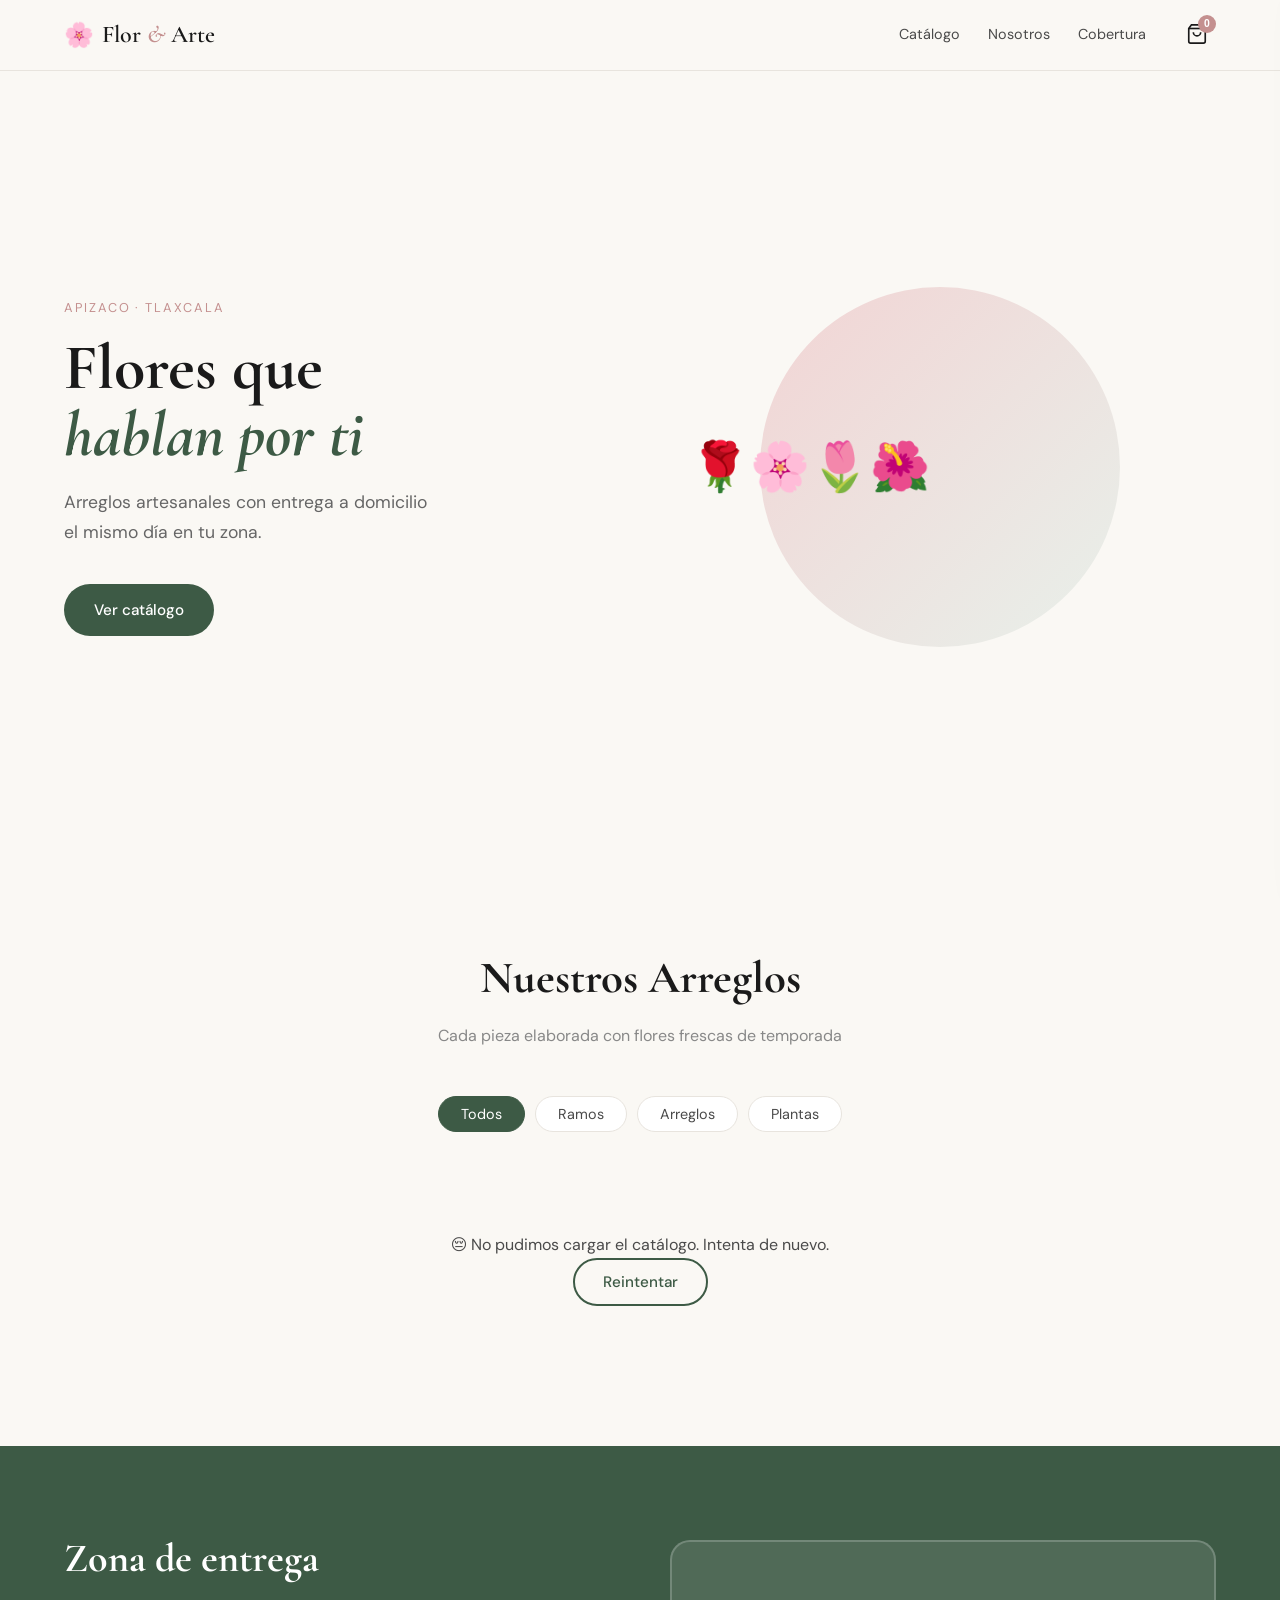
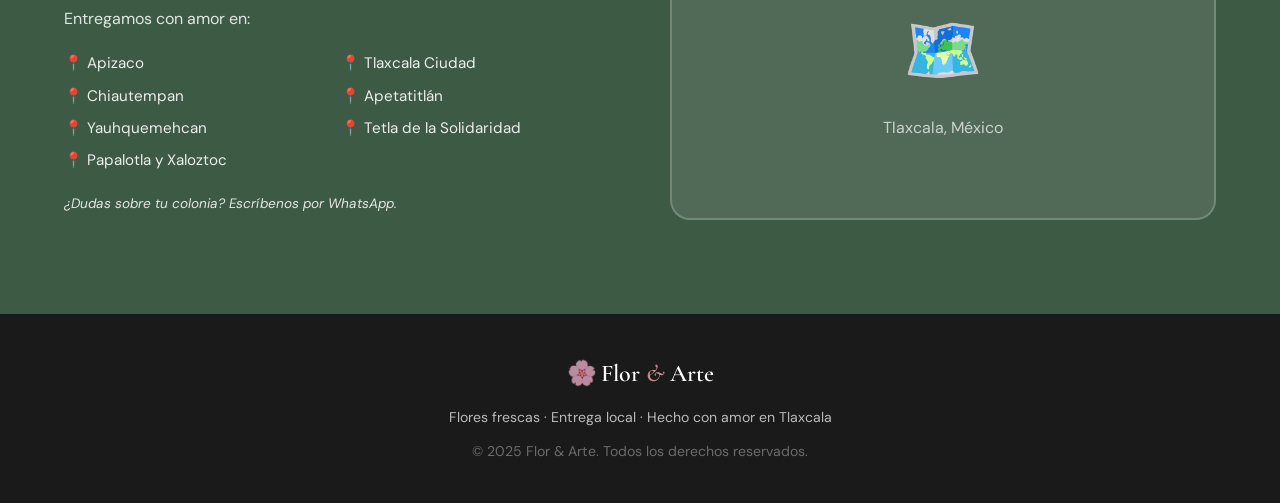
<file: index.html>
<!DOCTYPE html>
<html lang="es">
<head>
  <meta charset="UTF-8" />
  <meta name="viewport" content="width=device-width, initial-scale=1.0" />
  <title>Flor & Arte — Florería Local en Apizaco</title>
  <meta name="description" content="Ramos y arreglos florales con entrega a domicilio en Apizaco, Tlaxcala y municipios aledaños." />
  <link rel="preconnect" href="https://fonts.googleapis.com" />
  <link rel="preconnect" href="https://fonts.gstatic.com" crossorigin />
  <link href="https://fonts.googleapis.com/css2?family=Cormorant+Garamond:ital,wght@0,400;0,600;1,400&family=DM+Sans:wght@300;400;500&display=swap" rel="stylesheet" />
  <link rel="stylesheet" href="css/styles.css" />
</head>
<body>

<!-- ══════════════════════════════════════════ -->
<!-- HEADER                                     -->
<!-- ══════════════════════════════════════════ -->
<header class="header">
  <div class="header__inner">
    <a href="/" class="header__logo">
      <span class="logo-icon">🌸</span>
      <span class="logo-text">Flor <em>&</em> Arte</span>
    </a>
    <nav class="header__nav">
      <a href="#catalogo">Catálogo</a>
      <a href="#nosotros">Nosotros</a>
      <a href="#cobertura">Cobertura</a>
    </nav>
    <button class="btn-carrito" id="btnCarrito" aria-label="Ver carrito">
      <svg width="22" height="22" viewBox="0 0 24 24" fill="none" stroke="currentColor" stroke-width="1.8">
        <path d="M6 2L3 6v14a2 2 0 002 2h14a2 2 0 002-2V6l-3-4z"/><line x1="3" y1="6" x2="21" y2="6"/>
        <path d="M16 10a4 4 0 01-8 0"/>
      </svg>
      <span class="carrito-badge" id="carritoBadge" hidden>0</span>
    </button>
  </div>
</header>

<!-- ══════════════════════════════════════════ -->
<!-- HERO                                       -->
<!-- ══════════════════════════════════════════ -->
<section class="hero">
  <div class="hero__content">
    <p class="hero__eyebrow">Apizaco · Tlaxcala</p>
    <h1 class="hero__title">Flores que<br/><em>hablan por ti</em></h1>
    <p class="hero__subtitle">Arreglos artesanales con entrega a domicilio el mismo día en tu zona.</p>
    <a href="#catalogo" class="btn btn--primary">Ver catálogo</a>
  </div>
  <div class="hero__visual">
    <div class="hero__circle"></div>
    <div class="hero__petals">🌹🌸🌷🌺</div>
  </div>
</section>

<!-- ══════════════════════════════════════════ -->
<!-- CATÁLOGO                                   -->
<!-- ══════════════════════════════════════════ -->
<section class="catalogo" id="catalogo">
  <div class="container">
    <header class="section-header">
      <h2>Nuestros Arreglos</h2>
      <p>Cada pieza elaborada con flores frescas de temporada</p>
    </header>

    <!-- Filtros de categoría -->
    <div class="filtros" id="filtros" role="tablist">
      <button class="filtro-btn active" data-cat="todos" role="tab">Todos</button>
      <button class="filtro-btn" data-cat="ramo" role="tab">Ramos</button>
      <button class="filtro-btn" data-cat="arreglo" role="tab">Arreglos</button>
      <button class="filtro-btn" data-cat="planta" role="tab">Plantas</button>
    </div>

    <!-- Grid de productos -->
    <div class="productos-grid" id="productosGrid">
      <!-- Skeletons de carga -->
      <div class="skeleton-card"></div>
      <div class="skeleton-card"></div>
      <div class="skeleton-card"></div>
      <div class="skeleton-card"></div>
      <div class="skeleton-card"></div>
      <div class="skeleton-card"></div>
    </div>

    <!-- Estado de error -->
    <div class="error-estado" id="errorEstado" hidden>
      <p>😔 No pudimos cargar el catálogo. Intenta de nuevo.</p>
      <button class="btn btn--outline" onclick="cargarProductos()">Reintentar</button>
    </div>
  </div>
</section>

<!-- ══════════════════════════════════════════ -->
<!-- MODAL: EXTRAS (Upselling)                  -->
<!-- ══════════════════════════════════════════ -->
<div class="modal-overlay" id="modalExtras" role="dialog" aria-modal="true" aria-labelledby="modalExtrasTitle" hidden>
  <div class="modal">
    <button class="modal__close" id="cerrarModalExtras" aria-label="Cerrar">✕</button>
    <div class="modal__header">
      <h3 id="modalExtrasTitle">🎁 ¡Completa tu regalo!</h3>
      <p>Agrega algo especial a tu ramo</p>
    </div>
    <div class="modal__body">
      <div class="extras-grid" id="extrasGrid">
        <!-- Se rellena dinámicamente -->
      </div>
    </div>
    <div class="modal__footer">
      <button class="btn btn--outline" id="btnSaltarExtras">Continuar sin extras</button>
      <button class="btn btn--primary" id="btnAgregarAlCarrito">Agregar al carrito →</button>
    </div>
  </div>
</div>

<!-- ══════════════════════════════════════════ -->
<!-- CARRITO LATERAL (Drawer)                   -->
<!-- ══════════════════════════════════════════ -->
<aside class="carrito-drawer" id="carritoDrawer" aria-label="Carrito de compras">
  <div class="carrito-drawer__header">
    <h3>Tu carrito</h3>
    <button class="modal__close" id="cerrarCarrito" aria-label="Cerrar carrito">✕</button>
  </div>
  <div class="carrito-drawer__items" id="carritoItems">
    <!-- Items del carrito -->
  </div>
  <div class="carrito-drawer__footer" id="carritoFooter" hidden>
    <div class="carrito-total">
      <span>Subtotal</span>
      <strong id="carritoTotal">$0.00</strong>
    </div>
    <p class="carrito-nota">El costo de envío se calcula en el siguiente paso.</p>
    <a href="checkout.html" class="btn btn--primary btn--block" id="btnIrCheckout">
      Ir a pagar →
    </a>
  </div>
  <div class="carrito-vacio" id="carritoVacio">
    <span>🛒</span>
    <p>Tu carrito está vacío</p>
  </div>
</aside>
<div class="overlay-oscuro" id="overlayOscuro" hidden></div>

<!-- ══════════════════════════════════════════ -->
<!-- SECCIÓN: Cobertura                         -->
<!-- ══════════════════════════════════════════ -->
<section class="cobertura" id="cobertura">
  <div class="container cobertura__inner">
    <div class="cobertura__texto">
      <h2>Zona de entrega</h2>
      <p>Entregamos con amor en:</p>
      <ul class="cobertura__lista">
        <li>📍 Apizaco</li>
        <li>📍 Tlaxcala Ciudad</li>
        <li>📍 Chiautempan</li>
        <li>📍 Apetatitlán</li>
        <li>📍 Yauhquemehcan</li>
        <li>📍 Tetla de la Solidaridad</li>
        <li>📍 Papalotla y Xaloztoc</li>
      </ul>
      <p class="cobertura__nota">¿Dudas sobre tu colonia? Escríbenos por WhatsApp.</p>
    </div>
    <div class="cobertura__mapa">
      <div class="mapa-placeholder">
        <span>🗺️</span>
        <p>Tlaxcala, México</p>
      </div>
    </div>
  </div>
</section>

<!-- ══════════════════════════════════════════ -->
<!-- FOOTER                                     -->
<!-- ══════════════════════════════════════════ -->
<footer class="footer">
  <div class="container footer__inner">
    <div class="footer__brand">
      <span class="logo-icon">🌸</span>
      <span class="logo-text">Flor <em>&</em> Arte</span>
    </div>
    <p>Flores frescas · Entrega local · Hecho con amor en Tlaxcala</p>
    <p class="footer__copy">&copy; 2025 Flor & Arte. Todos los derechos reservados.</p>
  </div>
</footer>

<script src="js/config.js"></script>
<script src="js/carrito.js"></script>
<script src="js/catalogo.js"></script>
</body>
</html>
</file>
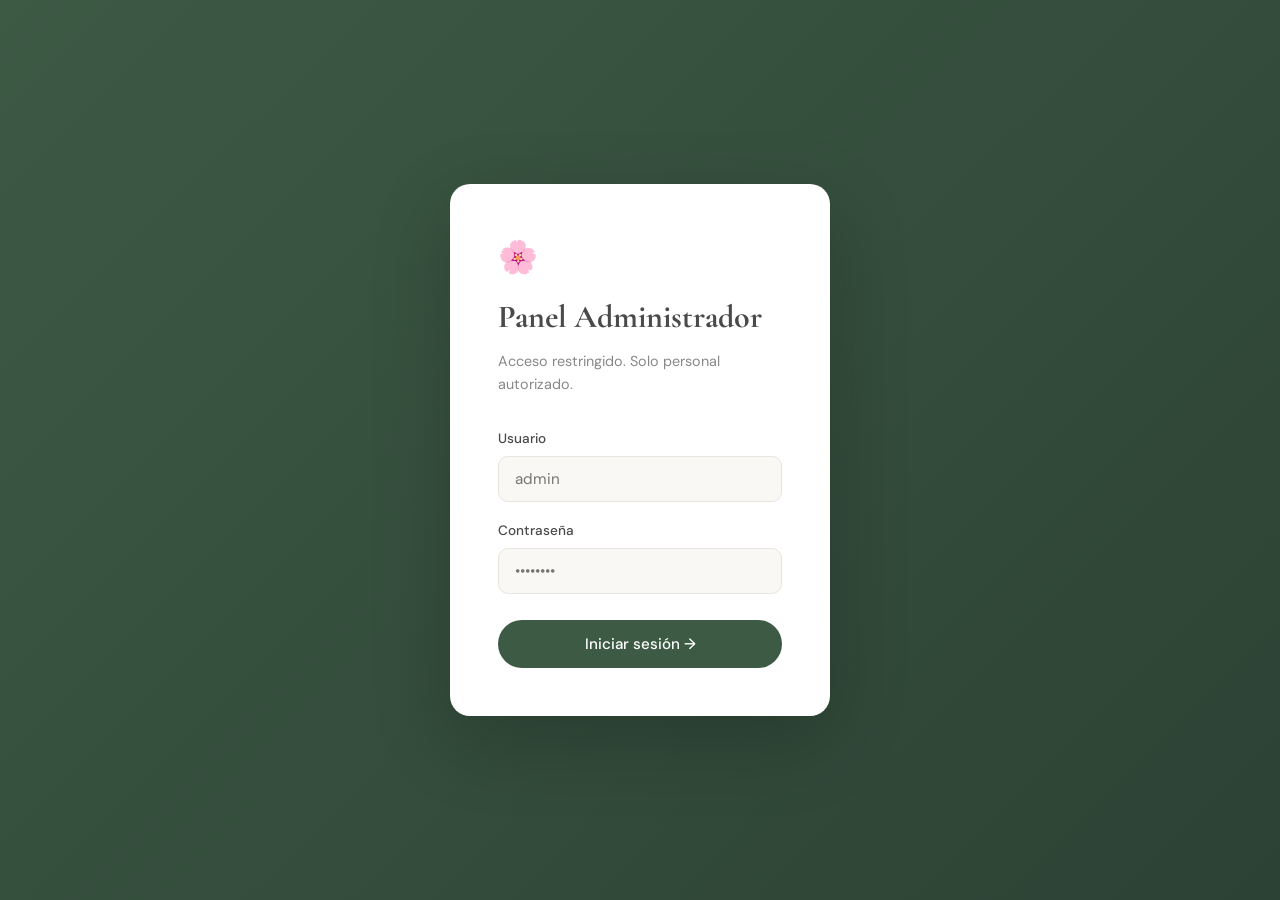
<file: admin-dashboard.html>
<!DOCTYPE html>
<html lang="es">
<head>
  <meta charset="UTF-8" />
  <meta name="viewport" content="width=device-width, initial-scale=1.0" />
  <title>Panel Admin — Flor & Arte</title>
  <!-- Sin indexación para ocultar del buscador -->
  <meta name="robots" content="noindex, nofollow" />
  <link href="https://fonts.googleapis.com/css2?family=Cormorant+Garamond:ital,wght@0,600&family=DM+Sans:wght@300;400;500&display=swap" rel="stylesheet" />
  <link rel="stylesheet" href="css/styles.css" />
</head>
<body>

<!-- ══════════════════════════════════════════ -->
<!-- LOGIN — Se muestra si no hay sesión        -->
<!-- ══════════════════════════════════════════ -->
<div class="login-container" id="loginContainer">
  <div class="login-card">
    <div style="font-size:2rem;margin-bottom:8px">🌸</div>
    <h2>Panel Administrador</h2>
    <p>Acceso restringido. Solo personal autorizado.</p>

    <div class="login-error" id="loginError"></div>

    <div class="form-group">
      <label for="loginUsuario">Usuario</label>
      <input class="form-control" id="loginUsuario" type="text" placeholder="admin" autocomplete="username" maxlength="50" />
    </div>
    <div class="form-group">
      <label for="loginPassword">Contraseña</label>
      <input class="form-control" id="loginPassword" type="password" placeholder="••••••••" autocomplete="current-password" maxlength="128" />
    </div>
    <button class="btn btn--primary btn--block" id="btnLogin" style="margin-top:8px">
      Iniciar sesión →
    </button>
  </div>
</div>

<!-- ══════════════════════════════════════════ -->
<!-- DASHBOARD — Se muestra tras el login       -->
<!-- ══════════════════════════════════════════ -->
<div class="admin-page" id="adminDashboard" hidden>

  <header class="admin-header">
    <div style="display:flex;align-items:center;gap:12px">
      <span>🌸</span>
      <h1>Flor & Arte — Panel de Administrador</h1>
    </div>
    <div style="display:flex;align-items:center;gap:16px">
      <span id="adminNombre" style="opacity:0.8;font-size:0.9rem"></span>
      <button class="btn btn--outline" id="btnLogout" style="color:#fff;border-color:rgba(255,255,255,0.4);padding:8px 18px;font-size:0.85rem">
        Cerrar sesión
      </button>
    </div>
  </header>

  <div class="admin-body">

    <!-- Estadísticas -->
    <div class="stats-grid" id="statsGrid">
      <div class="stat-card">
        <div class="stat-card__numero" id="statTotal">–</div>
        <div class="stat-card__label">Total pedidos</div>
      </div>
      <div class="stat-card">
        <div class="stat-card__numero" id="statPendientes">–</div>
        <div class="stat-card__label">En preparación</div>
      </div>
      <div class="stat-card">
        <div class="stat-card__numero" id="statHoy">–</div>
        <div class="stat-card__label">Entregas hoy</div>
      </div>
      <div class="stat-card">
        <div class="stat-card__numero" id="statIngresos">–</div>
        <div class="stat-card__label">Ingresos del mes</div>
      </div>
    </div>

    <!-- Tabla de pedidos -->
    <div class="tabla-card">
      <div class="tabla-header">
        <h2>Pedidos agendados</h2>
        <div style="display:flex;gap:10px;align-items:center">
          <!-- Filtro por estado -->
          <select class="form-control" id="filtroEstado" style="padding:8px 14px;width:auto">
            <option value="">Todos los estados</option>
            <option value="recibido">Recibido</option>
            <option value="en_preparacion">En preparación</option>
            <option value="en_camino">En camino</option>
            <option value="entregado">Entregado</option>
            <option value="cancelado">Cancelado</option>
          </select>
          <button class="btn btn--outline" id="btnRefrescar" style="padding:8px 16px;font-size:0.85rem">
            🔄 Refrescar
          </button>
        </div>
      </div>

      <div id="tablaCargando" style="text-align:center;padding:40px;color:#888">
        Cargando pedidos...
      </div>

      <div style="overflow-x:auto">
        <table id="tablaPedidos" hidden>
          <thead>
            <tr>
              <th>Fecha entrega ↑</th>
              <th>Cliente</th>
              <th>Ramo</th>
              <th>Extras</th>
              <th>Dirección</th>
              <th>Pago</th>
              <th>Estado pedido</th>
              <th>Acciones</th>
            </tr>
          </thead>
          <tbody id="tablaCuerpo">
          </tbody>
        </table>
      </div>

      <div id="tablaVacia" hidden style="text-align:center;padding:40px;color:#888">
        No se encontraron pedidos.
      </div>
    </div>
  </div>
</div>

<script>
'use strict';

const API_BASE = window.FLORERIA_API_URL || 'https://floreria-backend-xy1c.onrender.com';
const TOKEN_KEY  = 'floreria_admin_token';
const ADMIN_KEY  = 'floreria_admin_info';

// ── Helpers ───────────────────────────────────
const escapeHtml = (str) =>
  String(str || '').replace(/&/g,'&amp;').replace(/</g,'&lt;').replace(/>/g,'&gt;').replace(/"/g,'&quot;');

const formatearPrecio = (n) =>
  new Intl.NumberFormat('es-MX', { style: 'currency', currency: 'MXN' }).format(n || 0);

const formatearFecha = (f) => f
  ? new Date(f).toLocaleDateString('es-MX', { day:'2-digit', month:'short', year:'numeric' })
  : '–';

function obtenerToken() { return sessionStorage.getItem(TOKEN_KEY); }
function guardarSesion(token, admin) {
  sessionStorage.setItem(TOKEN_KEY, token);
  sessionStorage.setItem(ADMIN_KEY, JSON.stringify(admin));
}
function limpiarSesion() {
  sessionStorage.removeItem(TOKEN_KEY);
  sessionStorage.removeItem(ADMIN_KEY);
}

// ── Badge de estado del pedido ─────────────────
function badgeEstadoPago(estado) {
  const mapa = {
    aprobado:    ['verde',    '✅ Aprobado'],
    pendiente:   ['amarillo', '⏳ Pendiente'],
    rechazado:   ['rojo',     '❌ Rechazado'],
    reembolsado: ['azul',     '↩️ Reembolso'],
  };
  const [color, texto] = mapa[estado] || ['gris', estado];
  return `<span class="badge badge--${color}">${escapeHtml(texto)}</span>`;
}

function badgeEstadoPedido(estado) {
  const mapa = {
    recibido:       ['azul',     '📥 Recibido'],
    en_preparacion: ['amarillo', '🌸 Preparando'],
    en_camino:      ['verde',    '🚚 En camino'],
    entregado:      ['verde',    '✅ Entregado'],
    cancelado:      ['rojo',     '❌ Cancelado'],
  };
  const [color, texto] = mapa[estado] || ['gris', estado];
  return `<span class="badge badge--${color}">${escapeHtml(texto)}</span>`;
}

// ── LOGIN ─────────────────────────────────────

document.getElementById('btnLogin').addEventListener('click', async () => {
  const usuario  = document.getElementById('loginUsuario').value.trim();
  const password = document.getElementById('loginPassword').value;
  const errorEl  = document.getElementById('loginError');
  const btn      = document.getElementById('btnLogin');

  errorEl.classList.remove('visible');

  if (!usuario || !password) {
    errorEl.textContent = 'Ingresa usuario y contraseña.';
    errorEl.classList.add('visible');
    return;
  }

  btn.disabled = true;
  btn.textContent = 'Verificando...';

  try {
    const res = await fetch(`${API_BASE}/api/login`, {
      method: 'POST',
      headers: { 'Content-Type': 'application/json' },
      body: JSON.stringify({ usuario, password }),
    });

    const data = await res.json();

    if (!res.ok) throw new Error(data.error || 'Credenciales incorrectas.');

    guardarSesion(data.token, data.admin);
    mostrarDashboard(data.admin);

  } catch (error) {
    errorEl.textContent = error.message;
    errorEl.classList.add('visible');
    document.getElementById('loginPassword').value = '';
  } finally {
    btn.disabled = false;
    btn.textContent = 'Iniciar sesión →';
  }
});

// Enter en password dispara el login
document.getElementById('loginPassword').addEventListener('keydown', (e) => {
  if (e.key === 'Enter') document.getElementById('btnLogin').click();
});

// ── DASHBOARD ─────────────────────────────────

function mostrarDashboard(admin) {
  document.getElementById('loginContainer').style.display = 'none';
  document.getElementById('adminDashboard').style.display = 'block';
  document.getElementById('adminNombre').textContent = `Hola, ${escapeHtml(admin.nombre)} 👋`;
  cargarPedidos();
}

document.getElementById('btnLogout').addEventListener('click', () => {
  limpiarSesion();
  document.getElementById('adminDashboard').style.display = 'none';
  document.getElementById('loginContainer').style.display = 'flex';
});

document.getElementById('btnRefrescar').addEventListener('click', cargarPedidos);
document.getElementById('filtroEstado').addEventListener('change', cargarPedidos);

// ── CARGA DE PEDIDOS ───────────────────────────

async function cargarPedidos() {
  const token = obtenerToken();
  if (!token) return;

  const cargandoEl = document.getElementById('tablaCargando');
  const tablaEl    = document.getElementById('tablaPedidos');
  const vaciaEl    = document.getElementById('tablaVacia');
  const estadoFiltro = document.getElementById('filtroEstado').value;

  cargandoEl.style.display = 'block';
  tablaEl.hidden = true;
  vaciaEl.hidden = true;

  try {
    let url = `${API_BASE}/api/pedidos?limite=50`;
    if (estadoFiltro) url += `&estado=${encodeURIComponent(estadoFiltro)}`;

    const res = await fetch(url, {
      headers: {
        'Authorization': `Bearer ${token}`,
        'Content-Type': 'application/json',
      },
    });

    if (res.status === 401) {
      // Token expirado
      limpiarSesion();
      alert('Tu sesión expiró. Por favor inicia sesión de nuevo.');
      window.location.reload();
      return;
    }

    if (!res.ok) throw new Error(`Error ${res.status}`);

    const { pedidos, total } = await res.json();
    actualizarEstadisticas(pedidos, total);
    renderizarTablaPedidos(pedidos);

    cargandoEl.style.display = 'none';

    if (pedidos.length === 0) {
      vaciaEl.hidden = false;
    } else {
      tablaEl.hidden = false;
    }

  } catch (error) {
    cargandoEl.textContent = `❌ Error: ${escapeHtml(error.message)}`;
  }
}

// ── ESTADÍSTICAS ───────────────────────────────

function actualizarEstadisticas(pedidos, total) {
  const hoy = new Date().toDateString();

  const pendientes = pedidos.filter(p =>
    ['recibido', 'en_preparacion'].includes(p.estadoPedido)
  ).length;

  const entregasHoy = pedidos.filter(p => {
    const fecha = new Date(p.entrega?.fechaEntrega).toDateString();
    return fecha === hoy;
  }).length;

  // Ingresos del mes actual
  const ahora = new Date();
  const ingresosMes = pedidos
    .filter(p => {
      if (p.pago?.estado !== 'aprobado') return false;
      const f = new Date(p.pago?.fechaPago);
      return f.getMonth() === ahora.getMonth() && f.getFullYear() === ahora.getFullYear();
    })
    .reduce((acc, p) => acc + (p.total || 0), 0);

  document.getElementById('statTotal').textContent     = total;
  document.getElementById('statPendientes').textContent = pendientes;
  document.getElementById('statHoy').textContent        = entregasHoy;
  document.getElementById('statIngresos').textContent   = formatearPrecio(ingresosMes);
}

// ── TABLA DE PEDIDOS ───────────────────────────

function renderizarTablaPedidos(pedidos) {
  const tbody = document.getElementById('tablaCuerpo');

  tbody.innerHTML = pedidos.map(p => {
    const extras = p.extras?.length
      ? p.extras.map(e => escapeHtml(e.nombre)).join(', ')
      : '—';

    const direccion = `${escapeHtml(p.entrega?.calle || '')} ${escapeHtml(p.entrega?.numero || '')}, ${escapeHtml(p.entrega?.colonia || '')}`;

    return `
      <tr>
        <td>
          <strong>${formatearFecha(p.entrega?.fechaEntrega)}</strong>
          <br><small style="color:#999">${escapeHtml(p.entrega?.horaEntrega || 'Sin hora')}</small>
        </td>
        <td>
          <strong>${escapeHtml(p.cliente?.nombre)}</strong>
          <br><small style="color:#999">${escapeHtml(p.cliente?.telefono)}</small>
        </td>
        <td>${escapeHtml(p.ramo?.nombre || '–')}</td>
        <td style="max-width:140px;font-size:0.82rem">${extras}</td>
        <td style="max-width:160px;font-size:0.82rem">
          ${direccion}
          <br><small style="color:#999">CP ${escapeHtml(p.entrega?.codigoPostal)}</small>
        </td>
        <td>
          ${badgeEstadoPago(p.pago?.estado)}
          <br><small style="color:#999">${formatearPrecio(p.total)}</small>
        </td>
        <td>${badgeEstadoPedido(p.estadoPedido)}</td>
        <td>
          <select
            class="form-control"
            style="padding:6px;font-size:0.82rem;width:130px"
            onchange="actualizarEstadoPedido('${escapeHtml(p._id)}', this.value)"
          >
            <option value="">Cambiar...</option>
            <option value="recibido">📥 Recibido</option>
            <option value="en_preparacion">🌸 Preparando</option>
            <option value="en_camino">🚚 En camino</option>
            <option value="entregado">✅ Entregado</option>
            <option value="cancelado">❌ Cancelado</option>
          </select>
        </td>
      </tr>
    `;
  }).join('');
}

// ── ACTUALIZAR ESTADO DE PEDIDO ────────────────

async function actualizarEstadoPedido(pedidoId, nuevoEstado) {
  if (!nuevoEstado) return;
  const token = obtenerToken();
  if (!token) return;

  if (!confirm(`¿Cambiar estado del pedido a "${nuevoEstado}"?`)) return;

  try {
    const res = await fetch(`${API_BASE}/api/pedidos/${encodeURIComponent(pedidoId)}`, {
      method: 'PATCH',
      headers: {
        'Authorization': `Bearer ${token}`,
        'Content-Type': 'application/json',
      },
      body: JSON.stringify({ estadoPedido: nuevoEstado }),
    });

    if (!res.ok) throw new Error('No se pudo actualizar el estado.');

    // Refrescar la tabla
    await cargarPedidos();

  } catch (error) {
    alert(`❌ ${error.message}`);
  }
}

// ── INICIALIZACIÓN ─────────────────────────────
document.addEventListener('DOMContentLoaded', () => {
  // Verificar si ya hay una sesión activa
  const token = obtenerToken();
  const adminInfo = sessionStorage.getItem(ADMIN_KEY);

  if (token && adminInfo) {
    try {
      const admin = JSON.parse(adminInfo);
      mostrarDashboard(admin);
    } catch {
      limpiarSesion();
      document.getElementById('loginContainer').style.display = 'flex';
    }
  } else {
    document.getElementById('loginContainer').style.display = 'flex';
    document.getElementById('adminDashboard').style.display = 'none';
  }
});

// Exponer para uso en la tabla (onclick)
window.actualizarEstadoPedido = actualizarEstadoPedido;
</script>

</body>
</html>
</file>
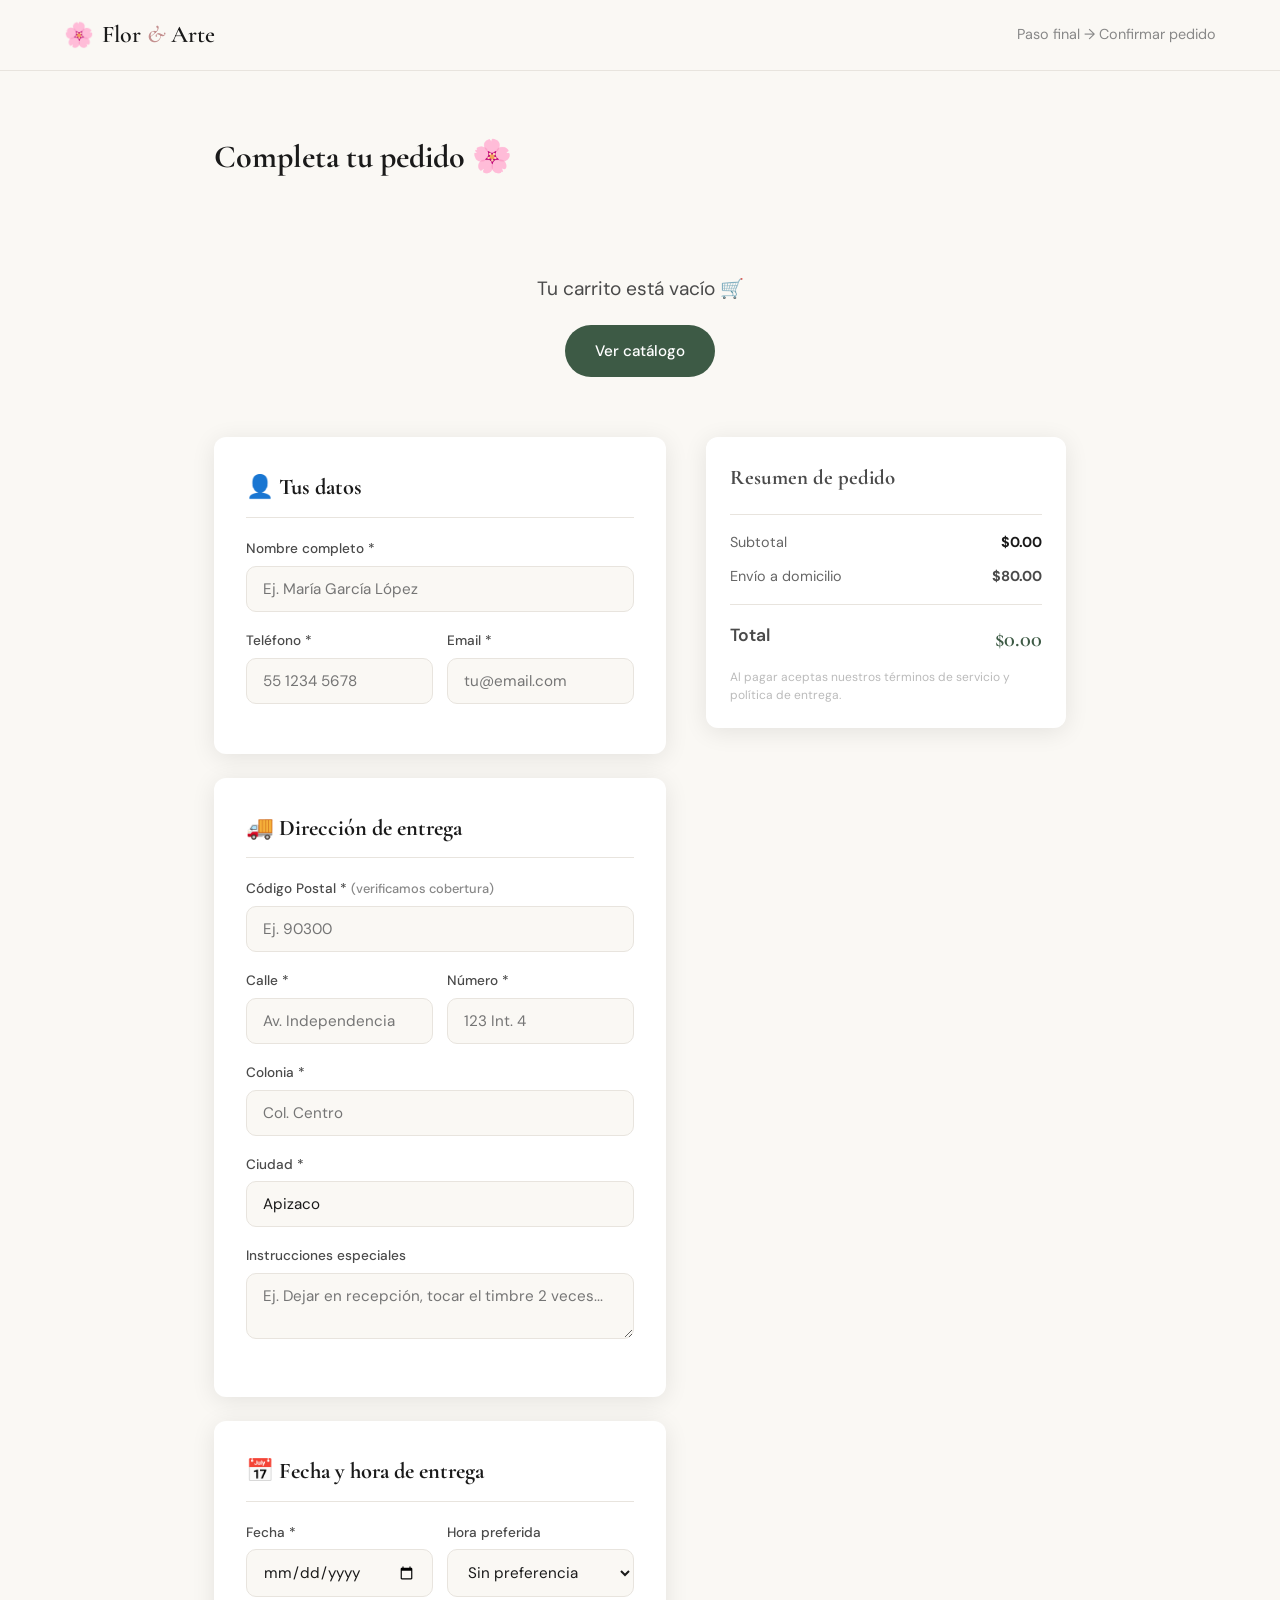
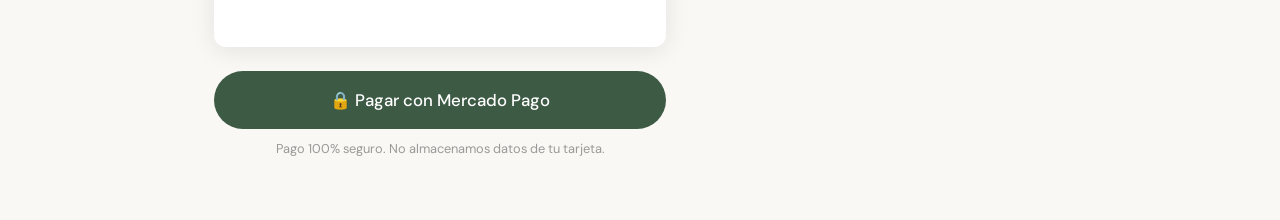
<file: checkout.html>
<!DOCTYPE html>
<html lang="es">
<head>
  <meta charset="UTF-8" />
  <meta name="viewport" content="width=device-width, initial-scale=1.0" />
  <title>Checkout — Flor & Arte</title>
  <link href="https://fonts.googleapis.com/css2?family=Cormorant+Garamond:ital,wght@0,400;0,600;1,400&family=DM+Sans:wght@300;400;500&display=swap" rel="stylesheet" />
  <link rel="stylesheet" href="css/styles.css" />
</head>
<body>

<header class="header">
  <div class="header__inner">
    <a href="/" class="header__logo">
      <span class="logo-icon">🌸</span>
      <span class="logo-text">Flor <em>&</em> Arte</span>
    </a>
    <div style="margin-left:auto;font-size:0.9rem;color:#888">Paso final → Confirmar pedido</div>
  </div>
</header>

<main class="checkout-page">
  <h1 style="font-family:var(--font-display);font-size:2rem;margin-bottom:32px;color:var(--negro)">
    Completa tu pedido 🌸
  </h1>

  <!-- Alerta si el carrito está vacío -->
  <div id="carritoVacioAlerta" hidden style="text-align:center;padding:60px;">
    <p style="font-size:1.2rem;margin-bottom:20px">Tu carrito está vacío 🛒</p>
    <a href="/" class="btn btn--primary">Ver catálogo</a>
  </div>

  <div class="checkout-grid" id="checkoutContenido">

    <!-- ── Formulario ── -->
    <div class="checkout-formulario">

      <!-- Datos del cliente -->
      <div class="form-section">
        <h3>👤 Tus datos</h3>
        <div class="form-group">
          <label for="nombre">Nombre completo *</label>
          <input class="form-control" id="nombre" type="text" placeholder="Ej. María García López" maxlength="100" required />
        </div>
        <div class="form-group--row">
          <div class="form-group">
            <label for="telefono">Teléfono *</label>
            <input class="form-control" id="telefono" type="tel" placeholder="55 1234 5678" maxlength="15" required />
          </div>
          <div class="form-group">
            <label for="email">Email *</label>
            <input class="form-control" id="email" type="email" placeholder="tu@email.com" maxlength="100" required />
          </div>
        </div>
      </div>

      <!-- Dirección de entrega -->
      <div class="form-section">
        <h3>🚚 Dirección de entrega</h3>

        <!-- CÓDIGO POSTAL — Validación primaria -->
        <div class="form-group">
          <label for="codigoPostal">Código Postal * <span style="color:#888;font-size:0.8rem">(verificamos cobertura)</span></label>
          <div class="cp-wrapper">
            <input
              class="form-control"
              id="codigoPostal"
              type="text"
              placeholder="Ej. 90300"
              maxlength="5"
              pattern="[0-9]{5}"
              inputmode="numeric"
              required
            />
            <span class="cp-estado" id="cpEstado"></span>
          </div>
          <div class="alerta-cp" id="alertaCP" role="alert"></div>
        </div>

        <div class="form-group--row">
          <div class="form-group">
            <label for="calle">Calle *</label>
            <input class="form-control" id="calle" type="text" placeholder="Av. Independencia" maxlength="200" required />
          </div>
          <div class="form-group">
            <label for="numero">Número *</label>
            <input class="form-control" id="numero" type="text" placeholder="123 Int. 4" maxlength="20" required />
          </div>
        </div>
        <div class="form-group">
          <label for="colonia">Colonia *</label>
          <input class="form-control" id="colonia" type="text" placeholder="Col. Centro" maxlength="100" required />
        </div>
        <div class="form-group">
          <label for="ciudad">Ciudad *</label>
          <input class="form-control" id="ciudad" type="text" placeholder="Apizaco" maxlength="100" value="Apizaco" required />
        </div>
        <div class="form-group">
          <label for="instrucciones">Instrucciones especiales</label>
          <textarea class="form-control" id="instrucciones" rows="2" placeholder="Ej. Dejar en recepción, tocar el timbre 2 veces..." maxlength="300"></textarea>
        </div>
      </div>

      <!-- Fecha y hora de entrega -->
      <div class="form-section">
        <h3>📅 Fecha y hora de entrega</h3>
        <div class="form-group--row">
          <div class="form-group">
            <label for="fechaEntrega">Fecha *</label>
            <input class="form-control" id="fechaEntrega" type="date" required />
          </div>
          <div class="form-group">
            <label for="horaEntrega">Hora preferida</label>
            <select class="form-control" id="horaEntrega">
              <option value="Sin especificar">Sin preferencia</option>
              <option value="10:00 - 12:00">10:00 – 12:00</option>
              <option value="12:00 - 14:00">12:00 – 14:00</option>
              <option value="14:00 - 16:00">14:00 – 16:00</option>
              <option value="16:00 - 18:00">16:00 – 18:00</option>
              <option value="18:00 - 20:00">18:00 – 20:00</option>
            </select>
          </div>
        </div>
      </div>

      <!-- Error general -->
      <div id="errorGeneral" style="background:#fff5f5;border:1px solid #fed7d7;color:#c53030;padding:12px 16px;border-radius:10px;margin-bottom:16px;display:none" role="alert"></div>

      <!-- Botón de pago -->
      <button class="btn btn--primary btn--block" id="btnPagar" style="font-size:1.05rem;padding:16px">
        🔒 Pagar con Mercado Pago
      </button>
      <p style="text-align:center;font-size:0.8rem;color:#999;margin-top:10px">
        Pago 100% seguro. No almacenamos datos de tu tarjeta.
      </p>
    </div>

    <!-- ── Resumen del pedido ── -->
    <div>
      <div class="resumen-card">
        <h3>Resumen de pedido</h3>
        <div id="resumenItems">
          <!-- Se rellena con JS -->
        </div>
        <hr class="resumen-divider" />
        <div class="resumen-linea">
          <span>Subtotal</span>
          <strong id="resumenSubtotal">$0.00</strong>
        </div>
        <div class="resumen-linea">
          <span>Envío a domicilio</span>
          <strong id="resumenEnvio" style="color:var(--gris-texto)">$80.00</strong>
        </div>
        <hr class="resumen-divider" />
        <div class="resumen-total">
          <span>Total</span>
          <span id="resumenTotal">$0.00</span>
        </div>
        <p style="font-size:0.75rem;color:#bbb;margin-top:12px;line-height:1.5">
          Al pagar aceptas nuestros términos de servicio y política de entrega.
        </p>
      </div>
    </div>
  </div>
</main>

<script>
'use strict';

// ── Configuración ─────────────────────────────
const API_BASE = window.FLORERIA_API_URL || 'https://floreria-backend-xy1c.onrender.com';
const COSTO_ENVIO = 80;

// ── Códigos postales de cobertura (copia del backend) ──
// IMPORTANTE: El backend es la fuente de verdad. Esta lista
// es solo para UX rápida. La validación real ocurre en el servidor.
const CP_COBERTURA = new Set([
  '90300','90301','90302','90303','90304','90305','90306','90307','90308','90309',
  '90310','90311','90312','90313','90314',
  '90000','90001','90010','90020','90024','90025','90030','90040','90050','90060',
  '90070','90080','90090',
  '90800','90801','90802','90803','90804','90805','90806','90810','90820','90830',
  '90600','90601','90602','90603',
  '90620','90621','90622',
  '90640','90641','90642',
  '90660','90661',
  '90680','90681',
]);

// ── Estado del formulario ─────────────────────
let cpValido    = false;
let enviando    = false;

// ── Helpers ───────────────────────────────────
const formatearPrecio = (n) =>
  new Intl.NumberFormat('es-MX', { style: 'currency', currency: 'MXN' }).format(n);

const escapeHtml = (str) =>
  String(str).replace(/&/g,'&amp;').replace(/</g,'&lt;').replace(/>/g,'&gt;').replace(/"/g,'&quot;');

function obtenerCarritoDesdeStorage() {
  try {
    const data = JSON.parse(localStorage.getItem('floreria_carrito') || '[]');
    return Array.isArray(data) ? data : [];
  } catch { return []; }
}

// ── Inicialización ────────────────────────────
document.addEventListener('DOMContentLoaded', () => {
  const carrito = obtenerCarritoDesdeStorage();

  // Si el carrito está vacío, mostrar alerta y ocultar el formulario
  if (carrito.length === 0) {
    document.getElementById('carritoVacioAlerta').hidden = false;
    document.getElementById('checkoutContenido').hidden = true;
    return;
  }

  renderizarResumen(carrito);
  configurarValidacionCP();
  configurarFechaMinima();
  configurarFormulario(carrito);
});

// ── Resumen del pedido ────────────────────────
function renderizarResumen(carrito) {
  const itemsEl    = document.getElementById('resumenItems');
  const subtotalEl = document.getElementById('resumenSubtotal');
  const envioEl    = document.getElementById('resumenEnvio');
  const totalEl    = document.getElementById('resumenTotal');

  const subtotal = carrito.reduce((acc, item) => acc + item.precio, 0);
  const total    = subtotal + COSTO_ENVIO;

  itemsEl.innerHTML = carrito.map(item => `
    <div class="resumen-linea">
      <span>${escapeHtml(item.nombre)} ${item.esExtra ? '🎁' : '🌹'}</span>
      <strong>${formatearPrecio(item.precio)}</strong>
    </div>
  `).join('');

  subtotalEl.textContent = formatearPrecio(subtotal);
  envioEl.textContent    = formatearPrecio(COSTO_ENVIO);
  totalEl.textContent    = formatearPrecio(total);
}

// ── Validación de Código Postal ───────────────

/**
 * Valida el CP ingresado contra la lista de cobertura.
 * Esta función es el núcleo del requerimiento de validación local.
 */
function validarCodigoPostal(cp) {
  const cpEstadoEl = document.getElementById('cpEstado');
  const alertaEl   = document.getElementById('alertaCP');
  const inputEl    = document.getElementById('codigoPostal');

  // Limpiar estados previos
  alertaEl.className = 'alerta-cp';
  alertaEl.textContent = '';
  cpEstadoEl.textContent = '';
  inputEl.classList.remove('error');
  cpValido = false;

  // Solo validar cuando hay 5 dígitos
  if (cp.length !== 5 || !/^\d{5}$/.test(cp)) return;

  if (CP_COBERTURA.has(cp)) {
    // ✅ CP dentro de zona de cobertura
    cpValido = true;
    cpEstadoEl.textContent = '✓';
    cpEstadoEl.className   = 'cp-estado ok';
    alertaEl.textContent   = '✅ ¡Genial! Entregamos en tu zona.';
    alertaEl.className     = 'alerta-cp ok';
  } else {
    // ❌ CP fuera de zona de cobertura
    cpValido = false;
    cpEstadoEl.textContent = '✗';
    cpEstadoEl.className   = 'cp-estado error';
    alertaEl.textContent   = '⚠️ Solo entregamos en la zona local (Apizaco y municipios aledaños de Tlaxcala). Por favor verifica tu código postal.';
    alertaEl.className     = 'alerta-cp error';
    inputEl.classList.add('error');
  }
}

function configurarValidacionCP() {
  const inputCP = document.getElementById('codigoPostal');
  inputCP.addEventListener('input', (e) => {
    // Permitir solo dígitos
    const cp = e.target.value.replace(/\D/g, '').substring(0, 5);
    e.target.value = cp;
    validarCodigoPostal(cp);
  });
  inputCP.addEventListener('blur', (e) => {
    validarCodigoPostal(e.target.value);
  });
}

// ── Fecha mínima: mañana ──────────────────────
function configurarFechaMinima() {
  const inputFecha = document.getElementById('fechaEntrega');
  const manana = new Date();
  manana.setDate(manana.getDate() + 1);
  const yyyy = manana.getFullYear();
  const mm   = String(manana.getMonth() + 1).padStart(2, '0');
  const dd   = String(manana.getDate()).padStart(2, '0');
  inputFecha.min = `${yyyy}-${mm}-${dd}`;
}

// ── Validación del formulario completo ────────
function validarFormulario() {
  const errores = [];

  const nombre = document.getElementById('nombre').value.trim();
  const email  = document.getElementById('email').value.trim();
  const tel    = document.getElementById('telefono').value.trim();
  const calle  = document.getElementById('calle').value.trim();
  const num    = document.getElementById('numero').value.trim();
  const col    = document.getElementById('colonia').value.trim();
  const fecha  = document.getElementById('fechaEntrega').value;
  const cp     = document.getElementById('codigoPostal').value.trim();

  if (!nombre)  errores.push('El nombre es requerido.');
  if (!email || !/^\S+@\S+\.\S+$/.test(email)) errores.push('El email no es válido.');
  if (!tel || tel.length < 10) errores.push('El teléfono debe tener al menos 10 dígitos.');
  if (!cp || cp.length !== 5) errores.push('Ingresa un código postal de 5 dígitos.');
  if (!cpValido) errores.push('El código postal no está dentro de nuestra zona de cobertura.');
  if (!calle)   errores.push('La calle es requerida.');
  if (!num)     errores.push('El número es requerido.');
  if (!col)     errores.push('La colonia es requerida.');
  if (!fecha)   errores.push('La fecha de entrega es requerida.');

  return errores;
}

// ── Envío del formulario → crear pedido ───────
function configurarFormulario(carrito) {
  const btnPagar   = document.getElementById('btnPagar');
  const errorEl    = document.getElementById('errorGeneral');

  btnPagar.addEventListener('click', async () => {
    if (enviando) return;

    // Limpiar error previo
    errorEl.style.display = 'none';

    // Validar
    const errores = validarFormulario();
    if (errores.length > 0) {
      errorEl.innerHTML = errores.map(e => `<p>• ${escapeHtml(e)}</p>`).join('');
      errorEl.style.display = 'block';
      errorEl.scrollIntoView({ behavior: 'smooth', block: 'center' });
      return;
    }

    // Extraer IDs del carrito
    const ramos  = carrito.filter(i => !i.esExtra);
    const extras = carrito.filter(i => i.esExtra);

    if (ramos.length === 0) {
      errorEl.textContent = 'Debes tener al menos un ramo en el carrito.';
      errorEl.style.display = 'block';
      return;
    }

    // Preparar payload
    const payload = {
      cliente: {
        nombre:   document.getElementById('nombre').value.trim(),
        email:    document.getElementById('email').value.trim(),
        telefono: document.getElementById('telefono').value.trim(),
      },
      entrega: {
        calle:        document.getElementById('calle').value.trim(),
        numero:       document.getElementById('numero').value.trim(),
        colonia:      document.getElementById('colonia').value.trim(),
        ciudad:       document.getElementById('ciudad').value.trim(),
        codigoPostal: document.getElementById('codigoPostal').value.trim(),
        fechaEntrega: document.getElementById('fechaEntrega').value,
        horaEntrega:  document.getElementById('horaEntrega').value,
        instrucciones: document.getElementById('instrucciones').value.trim(),
      },
      ramoId:    ramos[0].id,
      extrasIds: extras.map(e => e.id),
    };

    // Mostrar estado de carga
    enviando = true;
    btnPagar.disabled = true;
    btnPagar.textContent = '⏳ Procesando...';

    try {
      const res = await fetch(`${API_BASE}/api/pedidos`, {
        method: 'POST',
        headers: { 'Content-Type': 'application/json' },
        body: JSON.stringify(payload),
      });

      const data = await res.json();

      if (!res.ok) {
        throw new Error(data.error || 'Error al procesar el pedido.');
      }

      // Redirigir a Mercado Pago
      if (data.urlPago) {
        // Limpiar carrito antes de redirigir
        localStorage.removeItem('floreria_carrito');
        window.location.href = data.urlPago;
      } else {
        throw new Error('No se recibió la URL de pago.');
      }

    } catch (error) {
      errorEl.textContent = `❌ ${error.message}`;
      errorEl.style.display = 'block';
      errorEl.scrollIntoView({ behavior: 'smooth', block: 'center' });
    } finally {
      enviando = false;
      btnPagar.disabled = false;
      btnPagar.textContent = '🔒 Pagar con Mercado Pago';
    }
  });
}
</script>

</body>
</html>
</file>
<file: css/styles.css>
*, *::before, *::after { box-sizing: border-box; margin: 0; padding: 0; }

:root {
  --verde:        #3d5a45;
  --verde-claro:  #e8f0ea;
  --verde-hover:  #2c4234;
  --rosa:         #f2d4d4;
  --rosa-oscuro:  #c4908f;
  --crema:        #faf8f4;
  --blanco:       #ffffff;
  --gris-texto:   #4a4a4a;
  --gris-suave:   #e8e4de;
  --negro:        #1a1a1a;
  --font-display: 'Cormorant Garamond', Georgia, serif;
  --font-body:    'DM Sans', system-ui, sans-serif;
  --sombra-card:  0 4px 24px rgba(0,0,0,0.09);
  --radio:        12px;
  --transicion:   all 0.25s ease;
  --max-width:    1200px;
}

html { scroll-behavior: smooth; font-size: 16px; }

body {
  font-family: var(--font-body);
  background-color: var(--crema);
  color: var(--gris-texto);
  line-height: 1.6;
  -webkit-font-smoothing: antialiased;
}

.container { max-width: var(--max-width); margin: 0 auto; padding: 0 24px; }

.btn {
  display: inline-flex; align-items: center; justify-content: center; gap: 8px;
  padding: 12px 28px; border-radius: 50px; font-family: var(--font-body);
  font-size: 0.95rem; font-weight: 500; cursor: pointer;
  border: 2px solid transparent; text-decoration: none;
  transition: var(--transicion); white-space: nowrap;
}
.btn--primary { background: var(--verde); color: #fff; }
.btn--primary:hover { background: var(--verde-hover); transform: translateY(-2px); box-shadow: 0 6px 20px rgba(61,90,69,0.3); }
.btn--outline { background: transparent; color: var(--verde); border-color: var(--verde); }
.btn--outline:hover { background: var(--verde-claro); }
.btn--block { width: 100%; }

/* ── Header ── */
.header {
  position: sticky; top: 0; z-index: 100;
  background: rgba(250,248,244,0.95);
  backdrop-filter: blur(12px);
  border-bottom: 1px solid var(--gris-suave);
}
.header__inner {
  max-width: var(--max-width); margin: 0 auto; padding: 0 24px;
  display: flex; align-items: center; gap: 32px; height: 70px;
}
.header__logo { display: flex; align-items: center; gap: 8px; text-decoration: none; }
.logo-icon { font-size: 1.5rem; }
.logo-text { font-family: var(--font-display); font-size: 1.5rem; color: var(--negro); font-weight: 600; }
.logo-text em { color: var(--rosa-oscuro); font-style: italic; }
.header__nav { display: flex; gap: 28px; margin-left: auto; }
.header__nav a { text-decoration: none; color: var(--gris-texto); font-size: 0.9rem; transition: color 0.2s; }
.header__nav a:hover { color: var(--verde); }
.btn-carrito {
  position: relative; background: none; border: none; cursor: pointer;
  color: var(--negro); padding: 8px; border-radius: 50%; transition: var(--transicion);
}
.btn-carrito:hover { background: var(--verde-claro); }
.carrito-badge {
  position: absolute; top: 0; right: 0; background: var(--rosa-oscuro);
  color: #fff; font-size: 0.65rem; font-weight: 700; width: 18px; height: 18px;
  border-radius: 50%; display: flex; align-items: center; justify-content: center;
}

/* ── Hero ── */
.hero {
  min-height: 88vh; display: grid; grid-template-columns: 1fr 1fr;
  align-items: center; max-width: var(--max-width); margin: 0 auto;
  padding: 60px 24px; gap: 48px;
}
.hero__eyebrow { font-size: 0.8rem; letter-spacing: 0.15em; text-transform: uppercase; color: var(--rosa-oscuro); margin-bottom: 16px; }
.hero__title { font-family: var(--font-display); font-size: clamp(3rem, 5vw, 5.5rem); line-height: 1.05; color: var(--negro); margin-bottom: 20px; }
.hero__title em { color: var(--verde); font-style: italic; }
.hero__subtitle { font-size: 1.1rem; color: #666; max-width: 380px; margin-bottom: 36px; line-height: 1.7; }
.hero__visual { position: relative; display: flex; align-items: center; justify-content: center; height: 420px; }
.hero__circle {
  width: 360px; height: 360px; border-radius: 50%;
  background: linear-gradient(135deg, var(--rosa) 0%, var(--verde-claro) 100%);
  animation: flotarCirculo 6s ease-in-out infinite;
}
.hero__petals {
  position: absolute; font-size: 3rem; display: grid;
  grid-template-columns: 1fr 1fr; gap: 20px;
  animation: girarPetalos 20s linear infinite;
}
@keyframes flotarCirculo { 0%,100%{transform:translateY(0)} 50%{transform:translateY(-18px)} }
@keyframes girarPetalos { from{transform:rotate(0deg)} to{transform:rotate(360deg)} }

/* ── Catálogo ── */
.catalogo { padding: 80px 0; }
.section-header { text-align: center; margin-bottom: 48px; }
.section-header h2 { font-family: var(--font-display); font-size: clamp(2rem, 3.5vw, 3rem); color: var(--negro); margin-bottom: 8px; }
.section-header p { color: #888; }

.filtros { display: flex; gap: 10px; justify-content: center; margin-bottom: 40px; flex-wrap: wrap; }
.filtro-btn {
  padding: 8px 22px; border-radius: 50px; border: 1.5px solid var(--gris-suave);
  background: var(--blanco); color: var(--gris-texto); cursor: pointer;
  font-family: var(--font-body); font-size: 0.9rem; transition: var(--transicion);
}
.filtro-btn:hover, .filtro-btn.active { background: var(--verde); border-color: var(--verde); color: #fff; }

.productos-grid {
  display: grid;
  grid-template-columns: repeat(auto-fill, minmax(270px, 1fr));
  gap: 28px;
}

.producto-card {
  background: var(--blanco); border-radius: var(--radio);
  overflow: hidden; box-shadow: var(--sombra-card); transition: var(--transicion);
}
.producto-card:hover { transform: translateY(-6px); box-shadow: 0 12px 40px rgba(0,0,0,0.13); }
.producto-card__img { width: 100%; aspect-ratio: 4/3; object-fit: cover; display: block; }
.producto-card__img-placeholder {
  width: 100%; aspect-ratio: 4/3; background: var(--rosa);
  display: flex; align-items: center; justify-content: center; font-size: 3rem;
}
.producto-card__body { padding: 20px; }
.producto-card__categoria { font-size: 0.72rem; text-transform: uppercase; letter-spacing: 0.1em; color: var(--rosa-oscuro); font-weight: 500; margin-bottom: 6px; }
.producto-card__nombre { font-family: var(--font-display); font-size: 1.35rem; color: var(--negro); margin-bottom: 6px; }
.producto-card__desc { font-size: 0.88rem; color: #777; line-height: 1.5; margin-bottom: 16px; }
.producto-card__footer { display: flex; align-items: center; justify-content: space-between; }
.producto-card__precio { font-family: var(--font-display); font-size: 1.5rem; font-weight: 600; color: var(--verde); }
.btn-agregar {
  background: var(--verde); color: #fff; border: none; border-radius: 50px;
  padding: 9px 20px; font-size: 0.88rem; cursor: pointer;
  font-family: var(--font-body); font-weight: 500; transition: var(--transicion);
}
.btn-agregar:hover { background: var(--verde-hover); transform: scale(1.05); }

.skeleton-card {
  background: var(--blanco); border-radius: var(--radio);
  height: 360px; position: relative; overflow: hidden;
}
.skeleton-card::after {
  content: ''; position: absolute; inset: 0;
  background: linear-gradient(90deg, #f0f0f0 25%, #e0e0e0 50%, #f0f0f0 75%);
  background-size: 200% 100%;
  animation: shimmer 1.5s infinite;
}
@keyframes shimmer { from{background-position:200% 0} to{background-position:-200% 0} }

.error-estado { text-align: center; padding: 60px; display: none; }
.error-estado.visible { display: block; }

/* ── Modal Extras ── */
.modal-overlay {
  position: fixed; inset: 0; background: rgba(0,0,0,0.5);
  display: flex; align-items: center; justify-content: center;
  z-index: 200; padding: 20px; backdrop-filter: blur(4px);
}
.modal-overlay[hidden] { display: none; }
.modal {
  background: var(--blanco); border-radius: 20px; max-width: 520px; width: 100%;
  max-height: 90vh; overflow-y: auto; position: relative;
  box-shadow: 0 24px 80px rgba(0,0,0,0.2);
  animation: modalEntrada 0.3s ease;
}
@keyframes modalEntrada { from{opacity:0;transform:scale(0.95) translateY(20px)} to{opacity:1;transform:scale(1)} }
.modal__close {
  position: absolute; top: 16px; right: 16px; background: var(--gris-suave);
  border: none; width: 32px; height: 32px; border-radius: 50%;
  cursor: pointer; font-size: 1rem; display: flex; align-items: center; justify-content: center;
  transition: var(--transicion);
}
.modal__close:hover { background: var(--rosa); }
.modal__header { padding: 28px 28px 0; }
.modal__header h3 { font-family: var(--font-display); font-size: 1.6rem; color: var(--negro); margin-bottom: 4px; }
.modal__header p { color: #888; font-size: 0.9rem; }
.modal__body { padding: 24px 28px; }
.modal__footer { padding: 16px 28px 28px; display: flex; gap: 12px; }

.extras-grid { display: grid; grid-template-columns: 1fr 1fr; gap: 14px; }
.extra-card {
  border: 2px solid var(--gris-suave); border-radius: var(--radio);
  padding: 16px; cursor: pointer; transition: var(--transicion); text-align: center;
}
.extra-card:hover { border-color: var(--verde); }
.extra-card.seleccionado { border-color: var(--verde); background: var(--verde-claro); }
.extra-card__icon { font-size: 2rem; margin-bottom: 8px; }
.extra-card__nombre { font-size: 0.9rem; font-weight: 500; color: var(--negro); }
.extra-card__precio { font-size: 0.85rem; color: var(--rosa-oscuro); margin-top: 4px; }
.extra-card__check { color: var(--verde); font-size: 0.85rem; margin-top: 4px; display: none; }
.extra-card.seleccionado .extra-card__check { display: block; }

/* ── Carrito Drawer ── */
.carrito-drawer {
  position: fixed; top: 0; right: -440px; width: 400px; max-width: 100vw;
  height: 100vh; background: var(--blanco); z-index: 300;
  box-shadow: -8px 0 40px rgba(0,0,0,0.12);
  display: flex; flex-direction: column;
  transition: right 0.35s cubic-bezier(0.4, 0, 0.2, 1);
}
.carrito-drawer.abierto { right: 0; }
.carrito-drawer__header {
  display: flex; align-items: center; justify-content: space-between;
  padding: 20px 24px; border-bottom: 1px solid var(--gris-suave);
}
.carrito-drawer__header h3 { font-family: var(--font-display); font-size: 1.4rem; }
.carrito-drawer__items { flex: 1; overflow-y: auto; padding: 16px 24px; }
.carrito-drawer__footer { padding: 20px 24px; border-top: 1px solid var(--gris-suave); }

.carrito-item {
  display: flex; gap: 14px; align-items: flex-start;
  padding: 14px 0; border-bottom: 1px solid var(--gris-suave);
}
.carrito-item:last-child { border-bottom: none; }
.carrito-item__emoji { width: 60px; height: 60px; border-radius: 8px; background: var(--rosa); display: flex; align-items: center; justify-content: center; font-size: 1.5rem; flex-shrink: 0; }
.carrito-item__info { flex: 1; }
.carrito-item__nombre { font-size: 0.9rem; font-weight: 500; color: var(--negro); margin-bottom: 2px; }
.carrito-item__tipo { font-size: 0.78rem; color: #999; }
.carrito-item__precio { font-family: var(--font-display); font-size: 1.1rem; color: var(--verde); font-weight: 600; }
.btn-eliminar-item { background: none; border: none; cursor: pointer; color: #ccc; font-size: 1.1rem; padding: 4px; transition: color 0.2s; }
.btn-eliminar-item:hover { color: #e53e3e; }

.carrito-total { display: flex; justify-content: space-between; margin-bottom: 8px; font-size: 1rem; }
.carrito-total strong { font-family: var(--font-display); font-size: 1.3rem; color: var(--verde); }
.carrito-nota { font-size: 0.8rem; color: #999; margin-bottom: 16px; }
.carrito-vacio { flex: 1; display: flex; flex-direction: column; align-items: center; justify-content: center; color: #bbb; gap: 12px; }
.carrito-vacio span { font-size: 3rem; }

.overlay-oscuro {
  position: fixed; inset: 0; background: rgba(0,0,0,0.4);
  z-index: 250; cursor: pointer;
}
.overlay-oscuro[hidden] { display: none; }

/* ── Cobertura ── */
.cobertura { padding: 80px 0; background: var(--verde); color: #fff; }
.cobertura__inner { display: grid; grid-template-columns: 1fr 1fr; gap: 60px; align-items: center; }
.cobertura h2 { font-family: var(--font-display); font-size: 2.5rem; margin-bottom: 16px; }
.cobertura p { opacity: 0.85; margin-bottom: 20px; }
.cobertura__lista { list-style: none; display: grid; grid-template-columns: 1fr 1fr; gap: 8px; margin-bottom: 20px; }
.cobertura__lista li { font-size: 0.95rem; opacity: 0.9; }
.cobertura__nota { font-size: 0.85rem; opacity: 0.7; font-style: italic; }
.mapa-placeholder {
  background: rgba(255,255,255,0.1); border-radius: 20px; height: 280px;
  display: flex; flex-direction: column; align-items: center; justify-content: center;
  font-size: 4rem; gap: 12px; border: 2px solid rgba(255,255,255,0.2);
}
.mapa-placeholder p { font-size: 1rem; opacity: 0.7; }

/* ── Footer ── */
.footer { background: var(--negro); color: rgba(255,255,255,0.7); padding: 40px 0; text-align: center; }
.footer__inner { display: flex; flex-direction: column; align-items: center; gap: 12px; }
.footer .logo-text { color: #fff; }
.footer p { font-size: 0.88rem; }
.footer__copy { opacity: 0.5; font-size: 0.8rem; }

/* ── Checkout ── */
.checkout-page { max-width: 900px; margin: 60px auto; padding: 0 24px; }
.checkout-grid { display: grid; grid-template-columns: 1fr 360px; gap: 40px; align-items: start; }
.form-section { background: var(--blanco); border-radius: var(--radio); padding: 32px; box-shadow: var(--sombra-card); margin-bottom: 24px; }
.form-section h3 { font-family: var(--font-display); font-size: 1.4rem; margin-bottom: 20px; color: var(--negro); border-bottom: 1px solid var(--gris-suave); padding-bottom: 12px; }
.form-group { margin-bottom: 18px; }
.form-group label { display: block; font-size: 0.85rem; font-weight: 500; color: var(--gris-texto); margin-bottom: 6px; }
.form-control {
  width: 100%; padding: 12px 16px; border: 1.5px solid var(--gris-suave);
  border-radius: 10px; font-family: var(--font-body); font-size: 0.95rem;
  background: var(--crema); transition: border-color 0.2s; color: var(--negro);
}
.form-control:focus { outline: none; border-color: var(--verde); background: var(--blanco); }
.form-control.error { border-color: #e53e3e; }
.form-group--row { display: grid; grid-template-columns: 1fr 1fr; gap: 14px; }
.cp-wrapper { position: relative; }
.cp-estado { position: absolute; right: 14px; top: 50%; transform: translateY(-50%); font-size: 0.85rem; font-weight: 600; }
.cp-estado.ok { color: var(--verde); }
.cp-estado.error { color: #e53e3e; }
.alerta-cp { margin-top: 8px; padding: 10px 14px; border-radius: 8px; font-size: 0.85rem; display: none; }
.alerta-cp.error { background: #fff5f5; border: 1px solid #fed7d7; color: #c53030; display: block; }
.alerta-cp.ok { background: #f0fff4; border: 1px solid #c6f6d5; color: #276749; display: block; }

.resumen-card { background: var(--blanco); border-radius: var(--radio); padding: 24px; box-shadow: var(--sombra-card); position: sticky; top: 90px; }
.resumen-card h3 { font-family: var(--font-display); font-size: 1.3rem; margin-bottom: 20px; }
.resumen-linea { display: flex; justify-content: space-between; margin-bottom: 10px; font-size: 0.9rem; color: #666; }
.resumen-linea strong { color: var(--negro); }
.resumen-divider { border: none; border-top: 1px solid var(--gris-suave); margin: 16px 0; }
.resumen-total { display: flex; justify-content: space-between; font-size: 1.1rem; font-weight: 600; }
.resumen-total span:last-child { font-family: var(--font-display); font-size: 1.4rem; color: var(--verde); }

/* ── Admin ── */
.admin-page { min-height: 100vh; background: #f0f2f5; }
.admin-header { background: var(--verde); color: #fff; padding: 16px 28px; display: flex; align-items: center; justify-content: space-between; }
.admin-header h1 { font-family: var(--font-display); font-size: 1.5rem; }
.admin-body { max-width: 1400px; margin: 32px auto; padding: 0 24px; }
.stats-grid { display: grid; grid-template-columns: repeat(4, 1fr); gap: 20px; margin-bottom: 32px; }
.stat-card { background: var(--blanco); border-radius: var(--radio); padding: 24px; box-shadow: 0 2px 20px rgba(0,0,0,0.06); }
.stat-card__numero { font-family: var(--font-display); font-size: 2.5rem; font-weight: 600; color: var(--verde); }
.stat-card__label { font-size: 0.85rem; color: #888; margin-top: 4px; }
.tabla-card { background: var(--blanco); border-radius: var(--radio); box-shadow: 0 2px 20px rgba(0,0,0,0.06); overflow: hidden; }
.tabla-header { padding: 20px 24px; border-bottom: 1px solid var(--gris-suave); display: flex; align-items: center; justify-content: space-between; }
.tabla-header h2 { font-family: var(--font-display); font-size: 1.3rem; }
table { width: 100%; border-collapse: collapse; }
th { padding: 12px 16px; text-align: left; font-size: 0.78rem; text-transform: uppercase; letter-spacing: 0.08em; color: #888; background: #fafafa; border-bottom: 1px solid var(--gris-suave); }
td { padding: 14px 16px; font-size: 0.9rem; border-bottom: 1px solid #f5f5f5; }
tr:hover td { background: #fafafa; }
.badge { display: inline-block; padding: 4px 12px; border-radius: 50px; font-size: 0.75rem; font-weight: 600; }
.badge--verde { background: #c6f6d5; color: #276749; }
.badge--amarillo { background: #fefcbf; color: #744210; }
.badge--rojo { background: #fed7d7; color: #9b2c2c; }
.badge--azul { background: #bee3f8; color: #2a69ac; }
.badge--gris { background: #e2e8f0; color: #4a5568; }
.login-container { min-height: 100vh; display: flex; align-items: center; justify-content: center; background: linear-gradient(135deg, var(--verde) 0%, var(--verde-hover) 100%); }
.login-card { background: var(--blanco); border-radius: 20px; padding: 48px; width: 380px; box-shadow: 0 24px 80px rgba(0,0,0,0.2); }
.login-card h2 { font-family: var(--font-display); font-size: 2rem; margin-bottom: 8px; }
.login-card p { color: #888; font-size: 0.9rem; margin-bottom: 32px; }
.login-error { background: #fff5f5; border: 1px solid #fed7d7; color: #c53030; padding: 10px 14px; border-radius: 8px; font-size: 0.85rem; margin-bottom: 16px; display: none; }
.login-error.visible { display: block; }

/* ── Responsivo ── */
@media (max-width: 768px) {
  .hero { grid-template-columns: 1fr; text-align: center; min-height: auto; padding: 60px 24px 40px; }
  .hero__visual { height: 220px; }
  .hero__circle { width: 200px; height: 200px; }
  .hero__subtitle { margin: 0 auto 36px; }
  .cobertura__inner { grid-template-columns: 1fr; }
  .checkout-grid { grid-template-columns: 1fr; }
  .resumen-card { position: static; }
  .stats-grid { grid-template-columns: 1fr 1fr; }
  .header__nav { display: none; }
}
@media (max-width: 480px) {
  .stats-grid { grid-template-columns: 1fr; }
  .extras-grid { grid-template-columns: 1fr; }
  .modal__footer { flex-direction: column; }
  .form-group--row { grid-template-columns: 1fr; }
}
</file>
